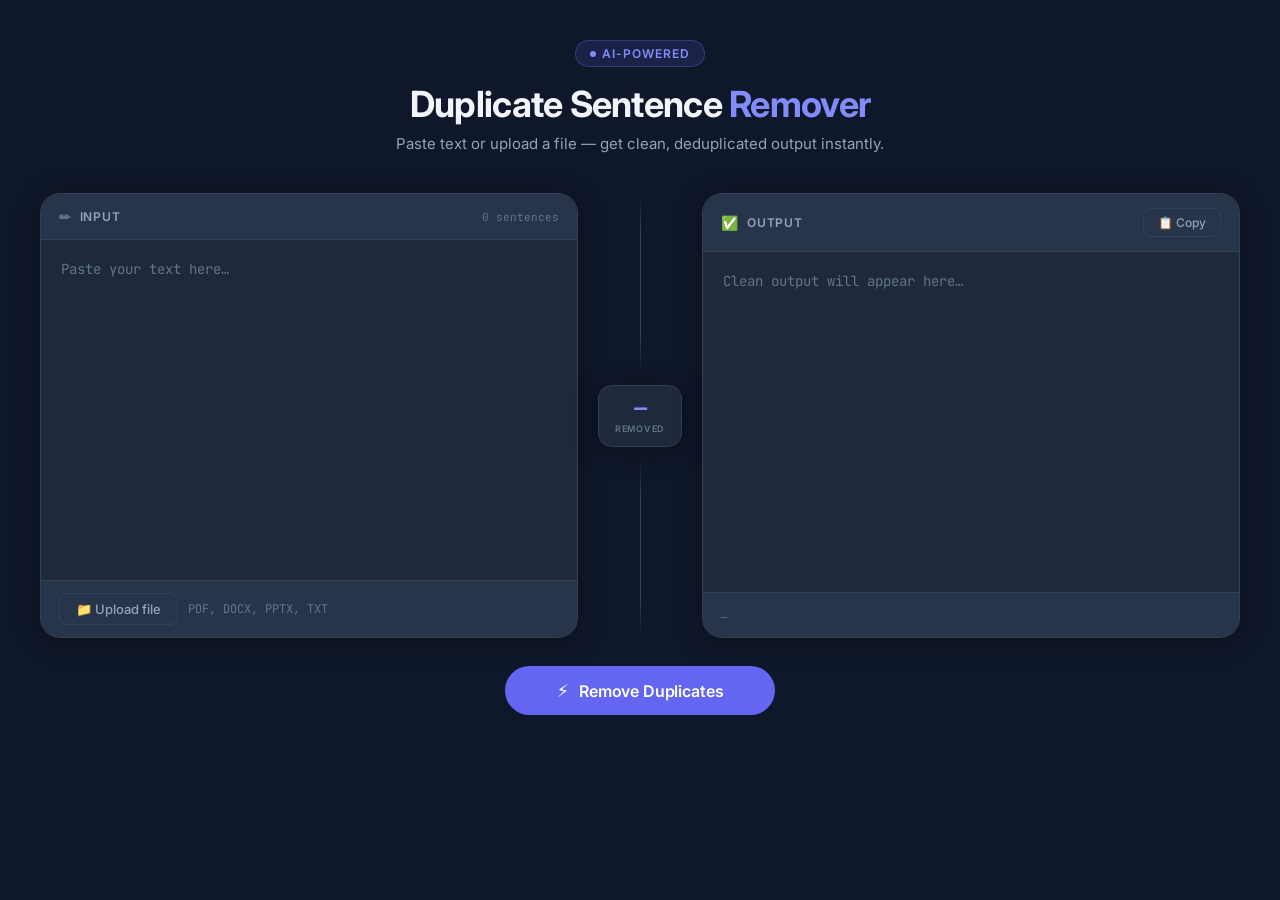
<file: index.html>
<!DOCTYPE html>
<html lang="en">
<head>
    <meta charset="UTF-8">
    <meta name="viewport" content="width=device-width, initial-scale=1.0">
    <title>AI Duplicate Sentence Remover</title>
    <link rel="stylesheet" href="style.css">
</head>
<body>

    <!-- Header -->
    <div class="header">
        <div class="header-badge">
            <span class="dot"></span>
            AI-Powered
        </div>
        <h1 class="title">Duplicate Sentence <span>Remover</span></h1>
        <p class="subtitle">Paste text or upload a file — get clean, deduplicated output instantly.</p>
    </div>

    <!-- Two-panel editor -->
    <div class="main-container">

        <!-- Input panel -->
        <div class="panel" id="inputPanel">
            <div class="panel-header">
                <div class="panel-label">
                    <span class="icon">✏️</span> Input
                </div>
                <span class="panel-meta" id="inputMeta">0 sentences</span>
            </div>

            <textarea id="inputText" placeholder="Paste your text here…" spellcheck="false"></textarea>

            <div class="panel-footer">
                <div class="file-upload-area">
                    <label for="fileInput" class="custom-file-upload">
                        📁 Upload file
                    </label>
                    <input type="file" id="fileInput" accept=".pdf,.docx,.pptx,.txt">
                    <span id="fileNameDisplay">PDF, DOCX, PPTX, TXT</span>
                </div>
            </div>
        </div>

        <!-- Stat divider -->
        <div class="divider">
            <div class="divider-line"></div>
            <div class="stat-chip">
                <span class="stat-value" id="removedCount">—</span>
                <span class="stat-label">Removed</span>
            </div>
            <div class="divider-line"></div>
        </div>

        <!-- Output panel -->
        <div class="panel" id="outputPanel">
            <div class="panel-header">
                <div class="panel-label">
                    <span class="icon">✅</span> Output
                </div>
                <button class="copy-btn" onclick="copyOutput()">📋 Copy</button>
            </div>

            <textarea id="outputText" placeholder="Clean output will appear here…" readonly spellcheck="false"></textarea>

            <div class="panel-footer">
                <span class="panel-meta" id="outputMeta">—</span>
            </div>
        </div>

    </div>
    <!-- Process button -->
    <div class="button-container">
        <button id="processBtn" onclick="removeDuplicates()">
            <span class="btn-icon">⚡</span>
            Remove Duplicates
        </button>
    </div>
    <script src="script.js"></script>
</body>
</html>
</file>
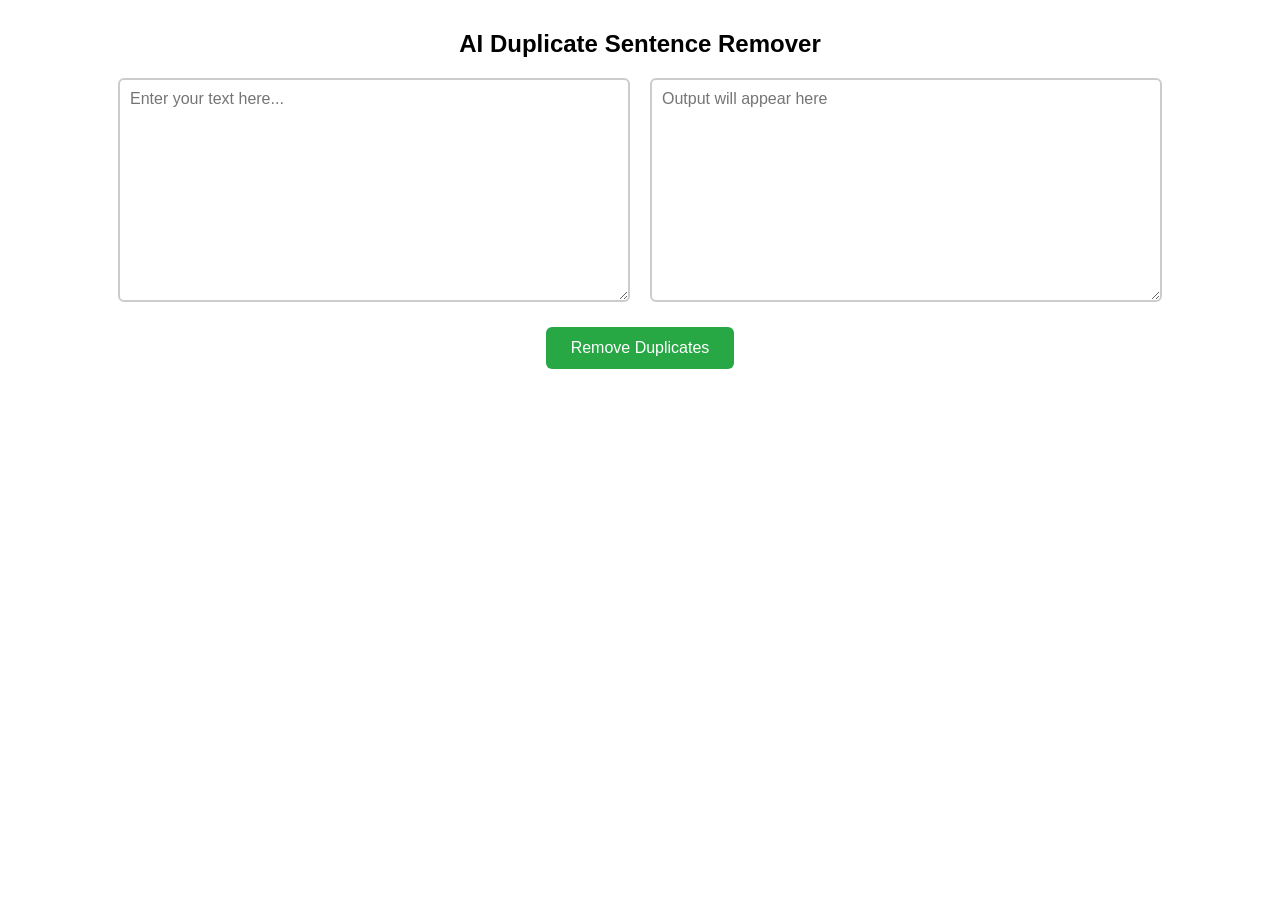
<file: frontend/index.html>
<!DOCTYPE html>
<html>
<head>
    <title>AI Duplicate Sentence Remover</title>
    <link rel="stylesheet" href="style.css">
</head>
<body>

    <h2>AI Duplicate Sentence Remover</h2>
    <!-- TWO COLUMN LAYOUT -->
    <div class="container">
        <!-- LEFT: INPUT -->
        <textarea id="textInput" placeholder="Enter your text here..."></textarea>

        <!-- RIGHT: OUTPUT -->
        <textarea id="outputText" placeholder="Output will appear here" readonly></textarea>
    </div>

    <!-- CENTER BUTTON -->
    <div class="btn-container">
        <button onclick="removeDuplicates()">Remove Duplicates</button>
    </div>

    <script src="script.js"></script>
</body>
</html>
</file>
<file: style.css>
@import url('https://fonts.googleapis.com/css2?family=Inter:wght@400;500;600;700&family=JetBrains+Mono:wght@400;500&display=swap');

/* ── Reset & tokens ── */
*, *::before, *::after { box-sizing: border-box; margin: 0; padding: 0; }

:root {
    --bg:        #0F172A;
    --surface:   #1E293B;
    --surface2:  #273449;
    --border:    #334155;
    --accent:    #6366F1;
    --accent-hi: #818CF8;
    --success:   #22C55E;
    --warn:      #F59E0B;
    --text:      #F1F5F9;
    --text-muted:#94A3B8;
    --text-dim:  #64748B;
    --radius-sm: 8px;
    --radius-md: 14px;
    --radius-lg: 20px;
    --shadow:    0 4px 24px rgba(0,0,0,0.35);
    --font-ui:   'Inter', system-ui, sans-serif;
    --font-mono: 'JetBrains Mono', 'Fira Mono', monospace;
}

/* ── Base ── */
body {
    font-family: var(--font-ui);
    background: var(--bg);
    color: var(--text);
    min-height: 100vh;
    display: flex;
    flex-direction: column;
    align-items: center;
    padding: 40px 24px 60px;
    gap: 0;
}

/* ── Header ── */
.header {
    text-align: center;
    margin-bottom: 40px;
}

.header-badge {
    display: inline-flex;
    align-items: center;
    gap: 6px;
    background: rgba(99,102,241,0.15);
    border: 1px solid rgba(99,102,241,0.35);
    color: var(--accent-hi);
    font-size: 12px;
    font-weight: 600;
    letter-spacing: 0.08em;
    text-transform: uppercase;
    padding: 5px 14px;
    border-radius: 99px;
    margin-bottom: 16px;
}

.header-badge .dot {
    width: 6px; height: 6px;
    border-radius: 50%;
    background: var(--accent-hi);
    animation: pulse 2s infinite;
}

@keyframes pulse {
    0%, 100% { opacity: 1; transform: scale(1); }
    50%       { opacity: 0.4; transform: scale(0.8); }
}

.title {
    font-size: clamp(24px, 4vw, 36px);
    font-weight: 700;
    letter-spacing: -0.02em;
    color: var(--text);
    line-height: 1.2;
}

.title span { color: var(--accent-hi); }

.subtitle {
    margin-top: 8px;
    font-size: 15px;
    color: var(--text-muted);
}

/* ── Main two-panel layout ── */
.main-container {
    display: flex;
    width: 100%;
    max-width: 1200px;
    gap: 0;
    align-items: stretch;
}

/* ── Panel cards ── */
.panel {
    flex: 1;
    background: var(--surface);
    border: 1px solid var(--border);
    border-radius: var(--radius-lg);
    display: flex;
    flex-direction: column;
    overflow: hidden;
    box-shadow: var(--shadow);
}

.panel-header {
    display: flex;
    align-items: center;
    justify-content: space-between;
    padding: 14px 18px;
    border-bottom: 1px solid var(--border);
    background: var(--surface2);
    flex-shrink: 0;
}

.panel-label {
    display: flex;
    align-items: center;
    gap: 8px;
    font-size: 12px;
    font-weight: 600;
    letter-spacing: 0.07em;
    text-transform: uppercase;
    color: var(--text-muted);
}

.panel-label .icon { font-size: 14px; }

.panel-meta {
    font-size: 11px;
    color: var(--text-dim);
    font-family: var(--font-mono);
}

/* ── Textarea ── */
textarea {
    flex: 1;
    width: 100%;
    min-height: 340px;
    padding: 18px 20px;
    background: transparent;
    border: none;
    font-family: var(--font-mono);
    font-size: 14px;
    line-height: 1.7;
    color: var(--text);
    resize: none;
    outline: none;
    transition: background 0.2s;
}

textarea::placeholder { color: var(--text-dim); }
textarea:focus { background: rgba(99,102,241,0.04); }
#outputText { color: #A5F3A0; }
#outputText::placeholder { color: var(--text-dim); }

/* ── Panel footer ── */
.panel-footer {
    padding: 12px 18px;
    border-top: 1px solid var(--border);
    background: var(--surface2);
    flex-shrink: 0;
}

/* ── File upload ── */
.file-upload-area {
    display: flex;
    align-items: center;
    gap: 10px;
}

.custom-file-upload {
    display: inline-flex;
    align-items: center;
    gap: 6px;
    background: transparent;
    padding: 7px 16px;
    border-radius: var(--radius-sm);
    border: 1px solid var(--border);
    color: var(--text-muted);
    cursor: pointer;
    font-size: 13px;
    font-weight: 500;
    font-family: var(--font-ui);
    transition: border-color 0.2s, color 0.2s, background 0.2s;
}

.custom-file-upload:hover {
    border-color: var(--accent);
    color: var(--accent-hi);
    background: rgba(99,102,241,0.08);
}

#fileInput { display: none; }

#fileNameDisplay {
    font-size: 12px;
    color: var(--text-dim);
    font-family: var(--font-mono);
    overflow: hidden;
    text-overflow: ellipsis;
    white-space: nowrap;
    max-width: 200px;
}

#fileNameDisplay.success { color: var(--success); }
#fileNameDisplay.loading { color: var(--warn); }

/* ── Divider (stat strip between panels) ── */
.divider {
    display: flex;
    flex-direction: column;
    align-items: center;
    justify-content: center;
    gap: 12px;
    padding: 0 20px;
    flex-shrink: 0;
}

.divider-line {
    width: 1px;
    flex: 1;
    background: linear-gradient(to bottom, transparent, var(--border) 20%, var(--border) 80%, transparent);
}

.stat-chip {
    display: flex;
    flex-direction: column;
    align-items: center;
    gap: 3px;
    background: var(--surface);
    border: 1px solid var(--border);
    border-radius: var(--radius-md);
    padding: 12px 16px;
    min-width: 80px;
    text-align: center;
    box-shadow: var(--shadow);
}

.stat-chip .stat-value {
    font-size: 22px;
    font-weight: 700;
    font-family: var(--font-mono);
    color: var(--accent-hi);
    line-height: 1;
}

.stat-chip .stat-value.positive { color: var(--success); }

.stat-chip .stat-label {
    font-size: 9px;
    font-weight: 600;
    letter-spacing: 0.08em;
    text-transform: uppercase;
    color: var(--text-dim);
}

/* ── Action button ── */
.button-container {
    margin-top: 28px;
    display: flex;
    justify-content: center;
}

button#processBtn {
    display: inline-flex;
    align-items: center;
    gap: 10px;
    padding: 14px 52px;
    background: var(--accent);
    color: white;
    border: none;
    border-radius: 99px;
    font-family: var(--font-ui);
    font-size: 16px;
    font-weight: 600;
    cursor: pointer;
    letter-spacing: -0.01em;
    box-shadow: 0 0 0 0 rgba(99,102,241,0.5);
    transition: background 0.2s, transform 0.15s, box-shadow 0.2s;
}

button#processBtn:hover {
    background: var(--accent-hi);
    transform: translateY(-2px);
    box-shadow: 0 8px 28px rgba(99,102,241,0.4);
}

button#processBtn:active { transform: translateY(0); }

button#processBtn.loading {
    background: var(--surface2);
    cursor: not-allowed;
    color: var(--text-muted);
}

button#processBtn .btn-icon { font-size: 18px; }

/* ── Copy button ── */
.copy-btn {
    display: inline-flex;
    align-items: center;
    gap: 5px;
    padding: 6px 14px;
    background: transparent;
    border: 1px solid var(--border);
    border-radius: var(--radius-sm);
    color: var(--text-muted);
    font-size: 12px;
    font-weight: 500;
    cursor: pointer;
    font-family: var(--font-ui);
    transition: all 0.2s;
}

.copy-btn:hover {
    border-color: var(--success);
    color: var(--success);
    background: rgba(34,197,94,0.08);
    transform: none;
    box-shadow: none;
}

/* ── Responsive ── */
@media (max-width: 768px) {
    body { padding: 20px 16px 48px; }

    .main-container {
        flex-direction: column;
        gap: 16px;
    }

    .divider {
        flex-direction: row;
        padding: 0;
        height: auto;
    }

    .divider-line {
        width: auto; height: 1px; flex: 1;
        background: linear-gradient(to right, transparent, var(--border) 20%, var(--border) 80%, transparent);
    }

    .stat-chip { flex-direction: row; gap: 8px; padding: 8px 14px; }

    textarea { min-height: 220px; }
}
</file>
<file: frontend/style.css>
body {
    font-family: Arial;
    text-align: center;
    margin: 30px;
}
body {
    font-family: Arial, sans-serif;  /* base font */
}

/* APPLY SAME FONT TO BOTH */
textarea, #outputBox {
    font-family: Arial, sans-serif;
    font-size: 16px;
}
/* FLEX CONTAINER */
.container {
    display: flex;
    justify-content: center;
    gap: 20px;
    margin-top: 20px;
}

/* INPUT BOX (LEFT) */
textarea {
    width: 40%;
    height: 200px;
    padding: 10px;
    font-size: 16px;
    background-color: #ffffff;   /* white */
    border: 2px solid #ccc;
    border-radius: 6px;
}

/* OUTPUT BOX (RIGHT) */
#outputBox {
    width: 40%;
    min-height: 200px;
    padding: 10px;
    text-align: left;
    background-color: #ffffff;   /* white */
    border: 2px solid #ccc;
    border-radius: 6px;
}

/* BUTTON CONTAINER CENTER */
.btn-container {
    margin-top: 25px;
}

/* GREEN BUTTON */
button {
    background-color: #28a745;
    color: white;
    border: none;
    padding: 12px 25px;
    font-size: 16px;
    cursor: pointer;
    border-radius: 6px;
}

button:hover {
    background-color: #218838;
}
</file>
